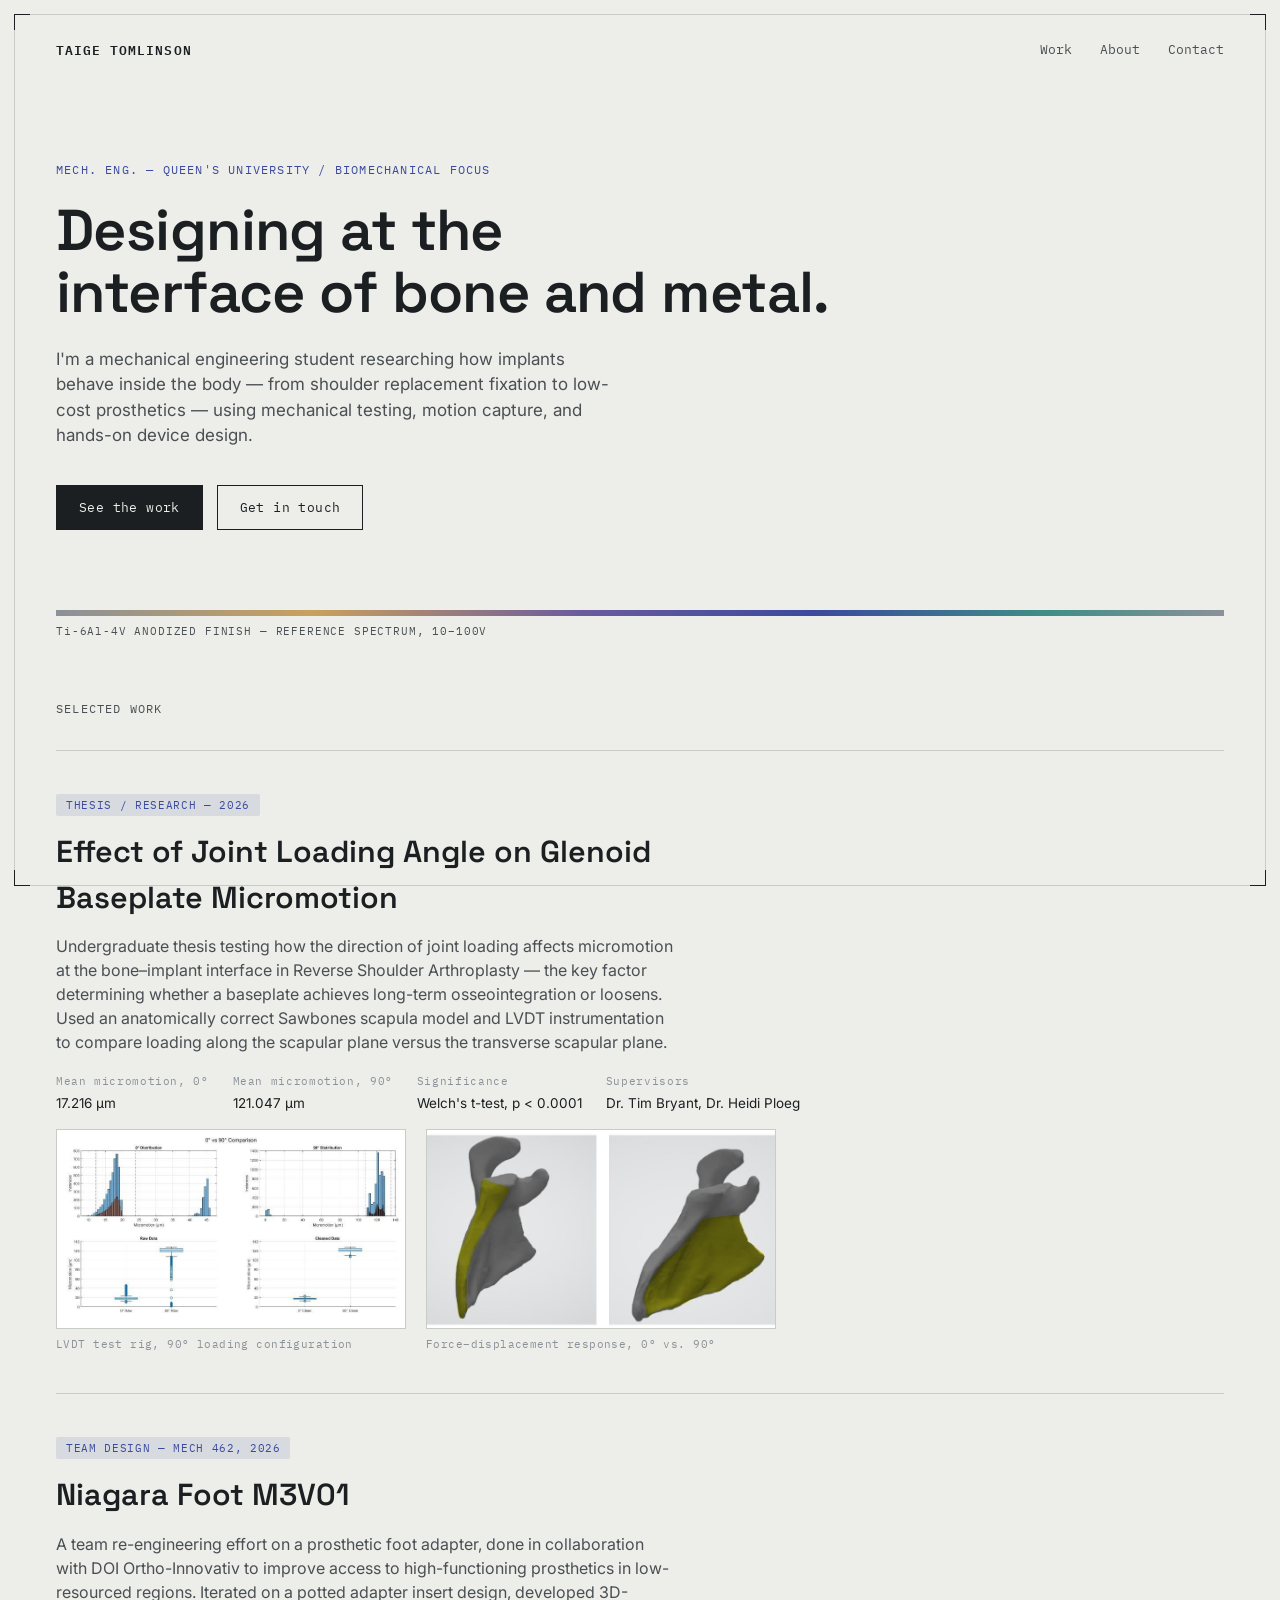
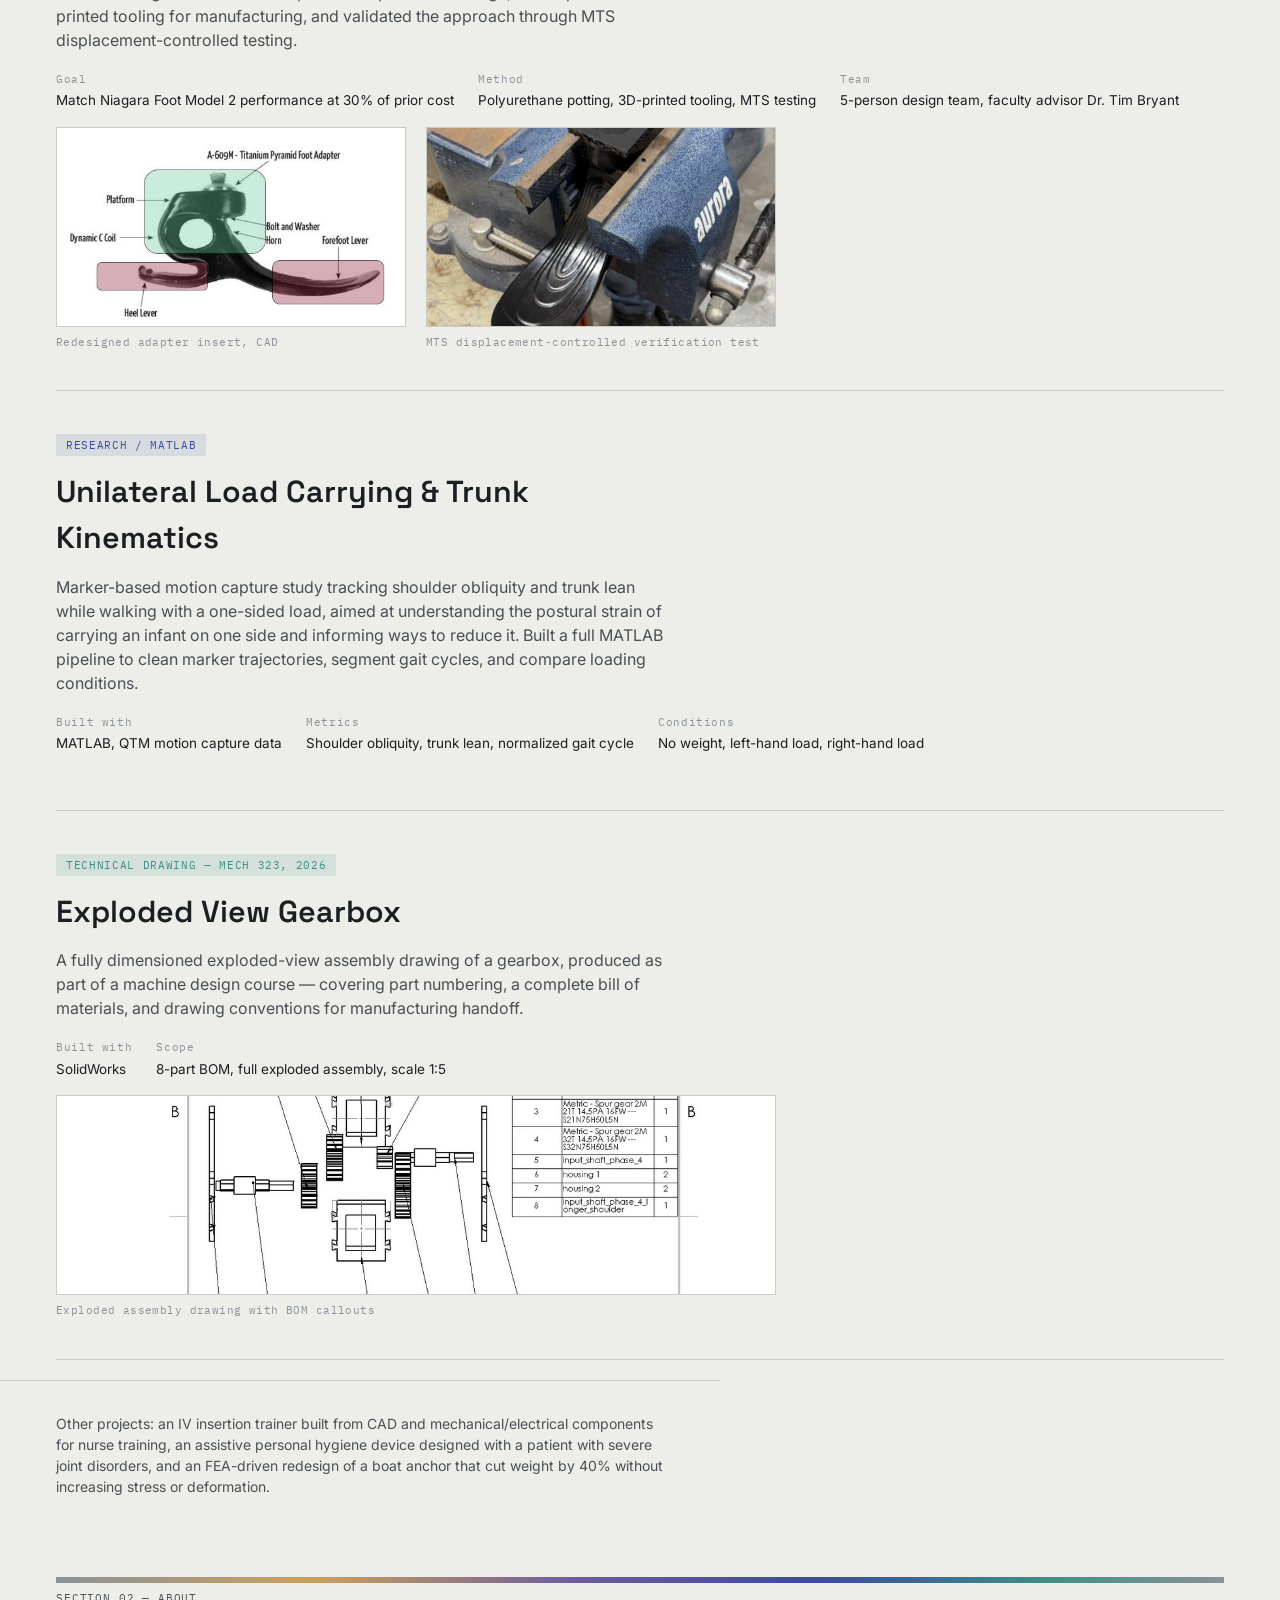
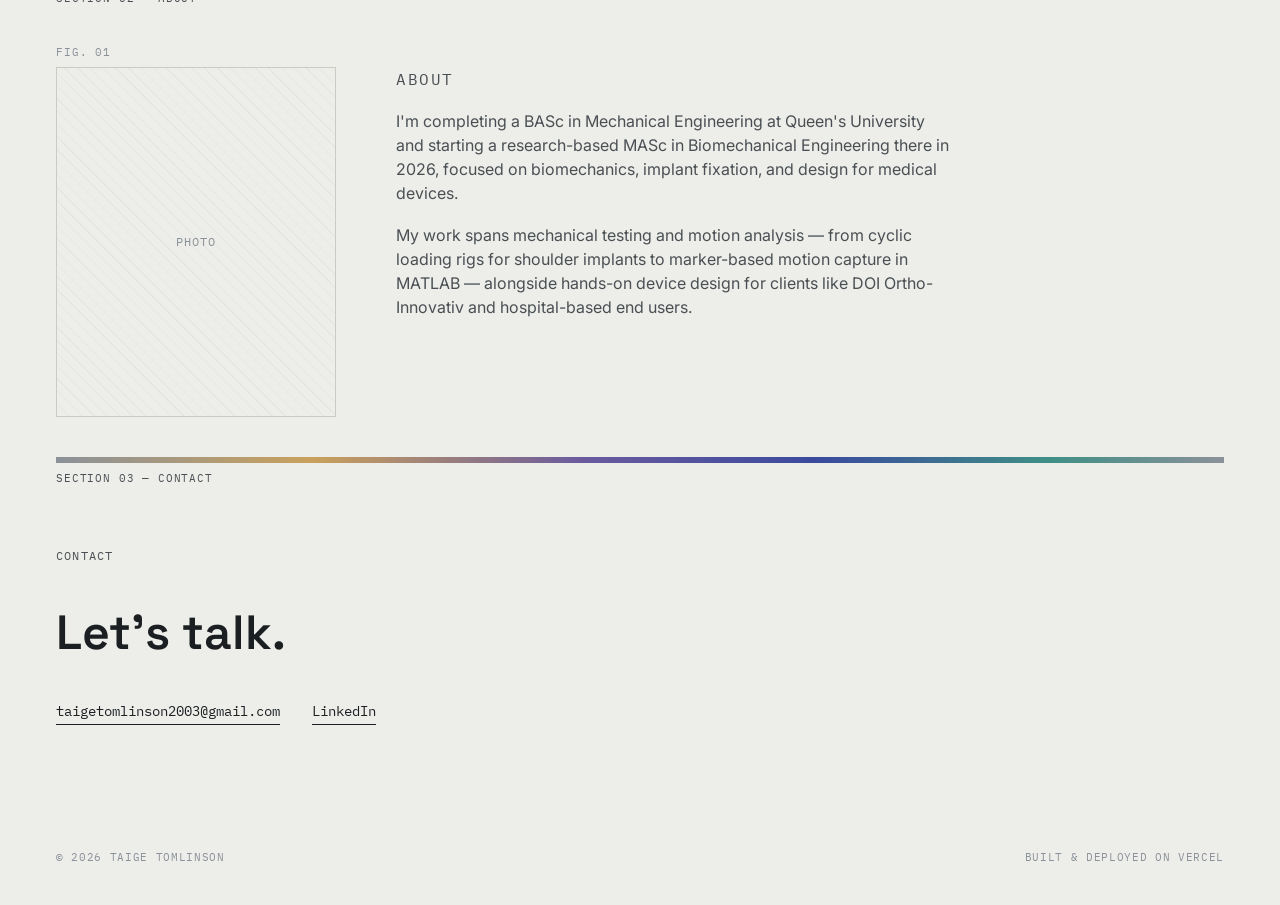
<file: index.html>
<!DOCTYPE html>
<html lang="en">
<head>
<meta charset="UTF-8">
<meta name="viewport" content="width=device-width, initial-scale=1.0">
<title>Taige Tomlinson — Mechanical &amp; Biomechanical Engineering</title>
<meta name="description" content="Portfolio of Taige Tomlinson — mechanical and biomechanical engineering, implant research, and applied design projects.">
<link rel="preconnect" href="https://fonts.googleapis.com">
<link rel="preconnect" href="https://fonts.gstatic.com" crossorigin>
<link href="https://fonts.googleapis.com/css2?family=Space+Grotesk:wght@400;500;600;700&family=IBM+Plex+Mono:wght@400;500;600&family=Inter:wght@400;500;600&display=swap" rel="stylesheet">
<link rel="stylesheet" href="style.css">
</head>
<body>

<div class="sheet-border" aria-hidden="true">
  <span class="corner tl"></span>
  <span class="corner tr"></span>
  <span class="corner bl"></span>
  <span class="corner br"></span>
</div>

<header class="nav">
  <a href="#top" class="wordmark">TAIGE TOMLINSON</a>
  <nav class="nav-links">
    <a href="#work">Work</a>
    <a href="#about">About</a>
    <a href="#contact">Contact</a>
  </nav>
</header>

<main>

  <!-- HERO -->
  <section id="top" class="hero">
    <p class="eyebrow">MECH. ENG. — QUEEN'S UNIVERSITY / BIOMECHANICAL FOCUS</p>
    <h1 class="hero-title">Designing at the<br>interface of bone and metal.</h1>
    <p class="hero-sub">
      I'm a mechanical engineering student researching how implants behave inside the body —
      from shoulder replacement fixation to low-cost prosthetics — using mechanical testing,
      motion capture, and hands-on device design.
    </p>
    <div class="hero-actions">
      <a href="#work" class="btn btn-primary">See the work</a>
      <a href="#contact" class="btn btn-ghost">Get in touch</a>
    </div>
  </section>

  <!-- ANODIZE DIVIDER -->
  <div class="anodize-divider" role="separator" aria-hidden="true">
    <div class="anodize-bar"></div>
    <span class="anodize-caption">Ti-6Al-4V ANODIZED FINISH — REFERENCE SPECTRUM, 10–100V</span>
  </div>

  <!-- WORK -->
  <section id="work" class="work">
    <p class="section-label">SELECTED WORK</p>

    <article class="project">
      <div class="project-meta">
        <span class="tag tag-research">THESIS / RESEARCH — 2026</span>
      </div>
      <h2 class="project-title">Effect of Joint Loading Angle on Glenoid Baseplate Micromotion</h2>
      <p class="project-desc">
        Undergraduate thesis testing how the direction of joint loading affects micromotion
        at the bone–implant interface in Reverse Shoulder Arthroplasty — the key factor
        determining whether a baseplate achieves long-term osseointegration or loosens.
        Used an anatomically correct Sawbones scapula model and LVDT instrumentation to
        compare loading along the scapular plane versus the transverse scapular plane.
      </p>
      <ul class="project-specs">
        <li><span>Mean micromotion, 0°</span>17.216 µm</li>
        <li><span>Mean micromotion, 90°</span>121.047 µm</li>
        <li><span>Significance</span>Welch's t-test, p &lt; 0.0001</li>
        <li><span>Supervisors</span>Dr. Tim Bryant, Dr. Heidi Ploeg</li>
      </ul>
      <div class="project-media two-up">
        <figure>
          <img src="assets/thesis-rig.jpg" alt="Glenoid baseplate micromotion testing rig with LVDTs mounted at 90 degrees">
          <figcaption>LVDT test rig, 90° loading configuration</figcaption>
        </figure>
        <figure>
          <img src="assets/thesis-force-curve.jpg" alt="Force-displacement curves comparing 0-degree and 90-degree loading conditions">
          <figcaption>Force–displacement response, 0° vs. 90°</figcaption>
        </figure>
      </div>
    </article>

    <article class="project">
      <div class="project-meta">
        <span class="tag tag-research">TEAM DESIGN — MECH 462, 2026</span>
      </div>
      <h2 class="project-title">Niagara Foot M3V01</h2>
      <p class="project-desc">
        A team re-engineering effort on a prosthetic foot adapter, done in collaboration with
        DOI Ortho-Innovativ to improve access to high-functioning prosthetics in low-resourced
        regions. Iterated on a potted adapter insert design, developed 3D-printed tooling for
        manufacturing, and validated the approach through MTS displacement-controlled testing.
      </p>
      <ul class="project-specs">
        <li><span>Goal</span>Match Niagara Foot Model 2 performance at 30% of prior cost</li>
        <li><span>Method</span>Polyurethane potting, 3D-printed tooling, MTS testing</li>
        <li><span>Team</span>5-person design team, faculty advisor Dr. Tim Bryant</li>
      </ul>
      <div class="project-media two-up">
        <figure>
          <img src="assets/niagara-adapter-cad.jpg" alt="CAD render of the redesigned pyramid adapter insert">
          <figcaption>Redesigned adapter insert, CAD</figcaption>
        </figure>
        <figure>
          <img src="assets/niagara-mts-test.jpg" alt="MTS displacement-controlled testing of the potted adapter">
          <figcaption>MTS displacement-controlled verification test</figcaption>
        </figure>
      </div>
    </article>

    <article class="project">
      <div class="project-meta">
        <span class="tag tag-research">RESEARCH / MATLAB</span>
      </div>
      <h2 class="project-title">Unilateral Load Carrying &amp; Trunk Kinematics</h2>
      <p class="project-desc">
        Marker-based motion capture study tracking shoulder obliquity and trunk lean while
        walking with a one-sided load, aimed at understanding the postural strain of carrying
        an infant on one side and informing ways to reduce it. Built a full MATLAB pipeline
        to clean marker trajectories, segment gait cycles, and compare loading conditions.
      </p>
      <ul class="project-specs">
        <li><span>Built with</span>MATLAB, QTM motion capture data</li>
        <li><span>Metrics</span>Shoulder obliquity, trunk lean, normalized gait cycle</li>
        <li><span>Conditions</span>No weight, left-hand load, right-hand load</li>
      </ul>
    </article>

    <article class="project">
      <div class="project-meta">
        <span class="tag tag-maker">TECHNICAL DRAWING — MECH 323, 2026</span>
      </div>
      <h2 class="project-title">Exploded View Gearbox</h2>
      <p class="project-desc">
        A fully dimensioned exploded-view assembly drawing of a gearbox, produced as part of
        a machine design course — covering part numbering, a complete bill of materials, and
        drawing conventions for manufacturing handoff.
      </p>
      <ul class="project-specs">
        <li><span>Built with</span>SolidWorks</li>
        <li><span>Scope</span>8-part BOM, full exploded assembly, scale 1:5</li>
      </ul>
      <div class="project-media">
        <figure>
          <img src="assets/gearbox-exploded.jpg" alt="Exploded view technical drawing of a gearbox assembly with numbered parts and bill of materials">
          <figcaption>Exploded assembly drawing with BOM callouts</figcaption>
        </figure>
      </div>
    </article>
  </section>

  <p class="project-more">
    Other projects: an IV insertion trainer built from CAD and mechanical/electrical
    components for nurse training, an assistive personal hygiene device designed with
    a patient with severe joint disorders, and an FEA-driven redesign of a boat anchor
    that cut weight by 40% without increasing stress or deformation.
  </p>

  <div class="anodize-divider" role="separator" aria-hidden="true">
    <div class="anodize-bar"></div>
    <span class="anodize-caption">SECTION 02 — ABOUT</span>
  </div>

  <!-- ABOUT -->
  <section id="about" class="about">
    <div class="about-frame">
      <span class="frame-label">FIG. 01</span>
      <div class="about-photo">
        <span>PHOTO</span>
      </div>
    </div>
    <div class="about-text">
      <p class="section-label">ABOUT</p>
      <p>
        I'm completing a BASc in Mechanical Engineering at Queen's University and starting a
        research-based MASc in Biomechanical Engineering there in 2026, focused on
        biomechanics, implant fixation, and design for medical devices.
      </p>
      <p>
        My work spans mechanical testing and motion analysis — from cyclic loading rigs for
        shoulder implants to marker-based motion capture in MATLAB — alongside hands-on
        device design for clients like DOI Ortho-Innovativ and hospital-based end users.
      </p>
    </div>
  </section>

  <div class="anodize-divider" role="separator" aria-hidden="true">
    <div class="anodize-bar"></div>
    <span class="anodize-caption">SECTION 03 — CONTACT</span>
  </div>

  <!-- CONTACT -->
  <section id="contact" class="contact">
    <p class="section-label">CONTACT</p>
    <h2 class="contact-title">Let's talk.</h2>
    <div class="contact-links">
      <a href="mailto:taigetomlinson2003@gmail.com">taigetomlinson2003@gmail.com</a>
      <a href="https://www.linkedin.com/in/taige-tomlinson/">LinkedIn</a>
    </div>
  </section>

</main>

<footer class="footer">
  <span>© 2026 TAIGE TOMLINSON</span>
  <span>BUILT &amp; DEPLOYED ON VERCEL</span>
</footer>

</body>
</html>
</file>
<file: style.css>
:root {
  --paper: #EDEEE9;
  --ink: #1B1F22;
  --ink-soft: #4A4F54;
  --titanium: #8B9199;
  --line: #C9CCC5;
  --anodize-gold: #C9A15C;
  --anodize-blue: #3B4A9E;
  --anodize-teal: #3F8F86;
  --anodize-violet: #6B5B9E;

  --font-display: 'Space Grotesk', sans-serif;
  --font-mono: 'IBM Plex Mono', monospace;
  --font-body: 'Inter', sans-serif;
}

* { box-sizing: border-box; }

html { scroll-behavior: smooth; }

body {
  margin: 0;
  background: var(--paper);
  color: var(--ink);
  font-family: var(--font-body);
  line-height: 1.5;
  -webkit-font-smoothing: antialiased;
}

a { color: inherit; }

/* --- Sheet border (technical drawing frame) --- */
.sheet-border {
  position: fixed;
  inset: 14px;
  border: 1px solid var(--line);
  pointer-events: none;
  z-index: 1;
}
.corner {
  position: absolute;
  width: 16px;
  height: 16px;
  border: 1.5px solid var(--ink);
}
.corner.tl { top: -1px; left: -1px; border-right: none; border-bottom: none; }
.corner.tr { top: -1px; right: -1px; border-left: none; border-bottom: none; }
.corner.bl { bottom: -1px; left: -1px; border-right: none; border-top: none; }
.corner.br { bottom: -1px; right: -1px; border-left: none; border-top: none; }

/* --- Nav --- */
.nav {
  position: relative;
  z-index: 2;
  display: flex;
  justify-content: space-between;
  align-items: center;
  padding: 40px 56px 0;
}
.wordmark {
  font-family: var(--font-mono);
  font-size: 13px;
  font-weight: 600;
  letter-spacing: 0.08em;
  text-decoration: none;
}
.nav-links { display: flex; gap: 28px; }
.nav-links a {
  font-family: var(--font-mono);
  font-size: 13px;
  text-decoration: none;
  color: var(--ink-soft);
  border-bottom: 1px solid transparent;
  transition: border-color 0.15s ease, color 0.15s ease;
}
.nav-links a:hover { color: var(--ink); border-color: var(--ink); }

main { position: relative; z-index: 2; }

/* --- Hero --- */
.hero {
  padding: 100px 56px 60px;
  max-width: 900px;
}
.eyebrow {
  font-family: var(--font-mono);
  font-size: 12px;
  letter-spacing: 0.1em;
  color: var(--anodize-blue);
  margin: 0 0 20px;
}
.hero-title {
  font-family: var(--font-display);
  font-weight: 600;
  font-size: clamp(2.2rem, 5vw, 3.6rem);
  line-height: 1.08;
  letter-spacing: -0.01em;
  margin: 0 0 24px;
}
.hero-sub {
  font-size: 17px;
  color: var(--ink-soft);
  max-width: 560px;
  margin: 0 0 36px;
}
.hero-actions { display: flex; gap: 14px; }
.btn {
  font-family: var(--font-mono);
  font-size: 13px;
  letter-spacing: 0.03em;
  text-decoration: none;
  padding: 12px 22px;
  border: 1px solid var(--ink);
  transition: background 0.15s ease, color 0.15s ease;
}
.btn-primary { background: var(--ink); color: var(--paper); }
.btn-primary:hover { background: var(--anodize-blue); border-color: var(--anodize-blue); }
.btn-ghost { color: var(--ink); }
.btn-ghost:hover { background: var(--ink); color: var(--paper); }

/* --- Anodize divider (signature element) --- */
.anodize-divider {
  padding: 0 56px;
  margin: 20px 0 60px;
}
.anodize-bar {
  height: 6px;
  width: 100%;
  background: linear-gradient(
    90deg,
    var(--titanium) 0%,
    var(--anodize-gold) 22%,
    var(--anodize-violet) 45%,
    var(--anodize-blue) 65%,
    var(--anodize-teal) 85%,
    var(--titanium) 100%
  );
}
.anodize-caption {
  display: block;
  font-family: var(--font-mono);
  font-size: 10.5px;
  letter-spacing: 0.08em;
  color: var(--ink-soft);
  margin-top: 8px;
}

/* --- Work --- */
.work { padding: 0 56px 20px; }
.section-label {
  font-family: var(--font-mono);
  font-size: 12px;
  letter-spacing: 0.1em;
  color: var(--ink-soft);
  margin: 0 0 32px;
}

.project {
  border-top: 1px solid var(--line);
  padding: 40px 0;
}
.project:last-child { border-bottom: 1px solid var(--line); }

.project-meta { margin-bottom: 14px; }
.tag {
  font-family: var(--font-mono);
  font-size: 11px;
  letter-spacing: 0.06em;
  padding: 4px 10px;
  border-radius: 2px;
}
.tag-research { background: rgba(59, 74, 158, 0.12); color: var(--anodize-blue); }
.tag-maker { background: rgba(63, 143, 134, 0.14); color: var(--anodize-teal); }

.project-title {
  font-family: var(--font-display);
  font-size: clamp(1.4rem, 3vw, 1.9rem);
  font-weight: 600;
  margin: 0 0 14px;
  max-width: 640px;
}
.project-desc {
  color: var(--ink-soft);
  max-width: 620px;
  margin: 0 0 20px;
}
.project-specs {
  list-style: none;
  padding: 0;
  margin: 0 0 16px;
  display: flex;
  flex-wrap: wrap;
  gap: 24px;
}
.project-specs li {
  font-size: 13.5px;
  color: var(--ink);
}
.project-specs li span {
  display: block;
  font-family: var(--font-mono);
  font-size: 10.5px;
  letter-spacing: 0.06em;
  color: var(--titanium);
  margin-bottom: 3px;
}
.project-link {
  font-family: var(--font-mono);
  font-size: 13px;
  text-decoration: none;
  border-bottom: 1px solid var(--ink);
}

.project-media {
  display: grid;
  grid-template-columns: 1fr;
  gap: 20px;
  max-width: 720px;
  margin-top: 4px;
}
.project-media.two-up {
  grid-template-columns: 1fr 1fr;
}
.project-media figure {
  margin: 0;
}
.project-media img {
  width: 100%;
  height: 200px;
  object-fit: cover;
  display: block;
  border: 1px solid var(--line);
  filter: grayscale(15%);
}
.project-media figcaption {
  font-family: var(--font-mono);
  font-size: 10.5px;
  letter-spacing: 0.04em;
  color: var(--titanium);
  margin-top: 8px;
}
@media (max-width: 640px) {
  .project-media.two-up { grid-template-columns: 1fr; }
}

.project-more {
  max-width: 720px;
  color: var(--ink-soft);
  font-size: 14px;
  padding: 32px 56px 60px;
  margin: 0;
  border-top: 1px solid var(--line);
}
@media (max-width: 720px) {
  .project-more { padding-left: 24px; padding-right: 24px; }
}

/* --- About --- */
.about {
  padding: 0 56px 20px;
  display: grid;
  grid-template-columns: 280px 1fr;
  gap: 60px;
  align-items: start;
}
.about-frame { position: relative; }
.frame-label {
  position: absolute;
  top: -22px;
  left: 0;
  font-family: var(--font-mono);
  font-size: 10.5px;
  letter-spacing: 0.08em;
  color: var(--titanium);
}
.about-photo {
  width: 100%;
  aspect-ratio: 4 / 5;
  border: 1px solid var(--line);
  display: flex;
  align-items: center;
  justify-content: center;
  color: var(--titanium);
  font-family: var(--font-mono);
  font-size: 12px;
  letter-spacing: 0.1em;
  background:
    repeating-linear-gradient(45deg, transparent, transparent 8px, rgba(139,145,153,0.08) 8px, rgba(139,145,153,0.08) 9px);
}
.about-text p {
  max-width: 560px;
  color: var(--ink-soft);
  font-size: 16px;
  margin: 0 0 18px;
}

/* --- Contact --- */
.contact { padding: 0 56px 100px; }
.contact-title {
  font-family: var(--font-display);
  font-size: clamp(2rem, 5vw, 3rem);
  font-weight: 600;
  margin: 0 0 32px;
}
.contact-links {
  display: flex;
  gap: 32px;
  flex-wrap: wrap;
}
.contact-links a {
  font-family: var(--font-mono);
  font-size: 14px;
  text-decoration: none;
  border-bottom: 1px solid var(--ink);
  padding-bottom: 2px;
}
.contact-links a:hover { color: var(--anodize-blue); border-color: var(--anodize-blue); }

/* --- Footer --- */
.footer {
  position: relative;
  z-index: 2;
  display: flex;
  justify-content: space-between;
  padding: 24px 56px 40px;
  font-family: var(--font-mono);
  font-size: 11px;
  letter-spacing: 0.06em;
  color: var(--titanium);
}

/* --- Responsive --- */
@media (max-width: 720px) {
  .sheet-border { inset: 8px; }
  .nav, .hero, .anodize-divider, .work, .about, .contact, .footer {
    padding-left: 24px;
    padding-right: 24px;
  }
  .about { grid-template-columns: 1fr; }
  .about-frame { max-width: 220px; }
  .footer { flex-direction: column; gap: 6px; }
}

/* --- Accessibility --- */
a:focus-visible, .btn:focus-visible {
  outline: 2px solid var(--anodize-blue);
  outline-offset: 3px;
}

@media (prefers-reduced-motion: reduce) {
  html { scroll-behavior: auto; }
  * { transition: none !important; }
}
</file>
